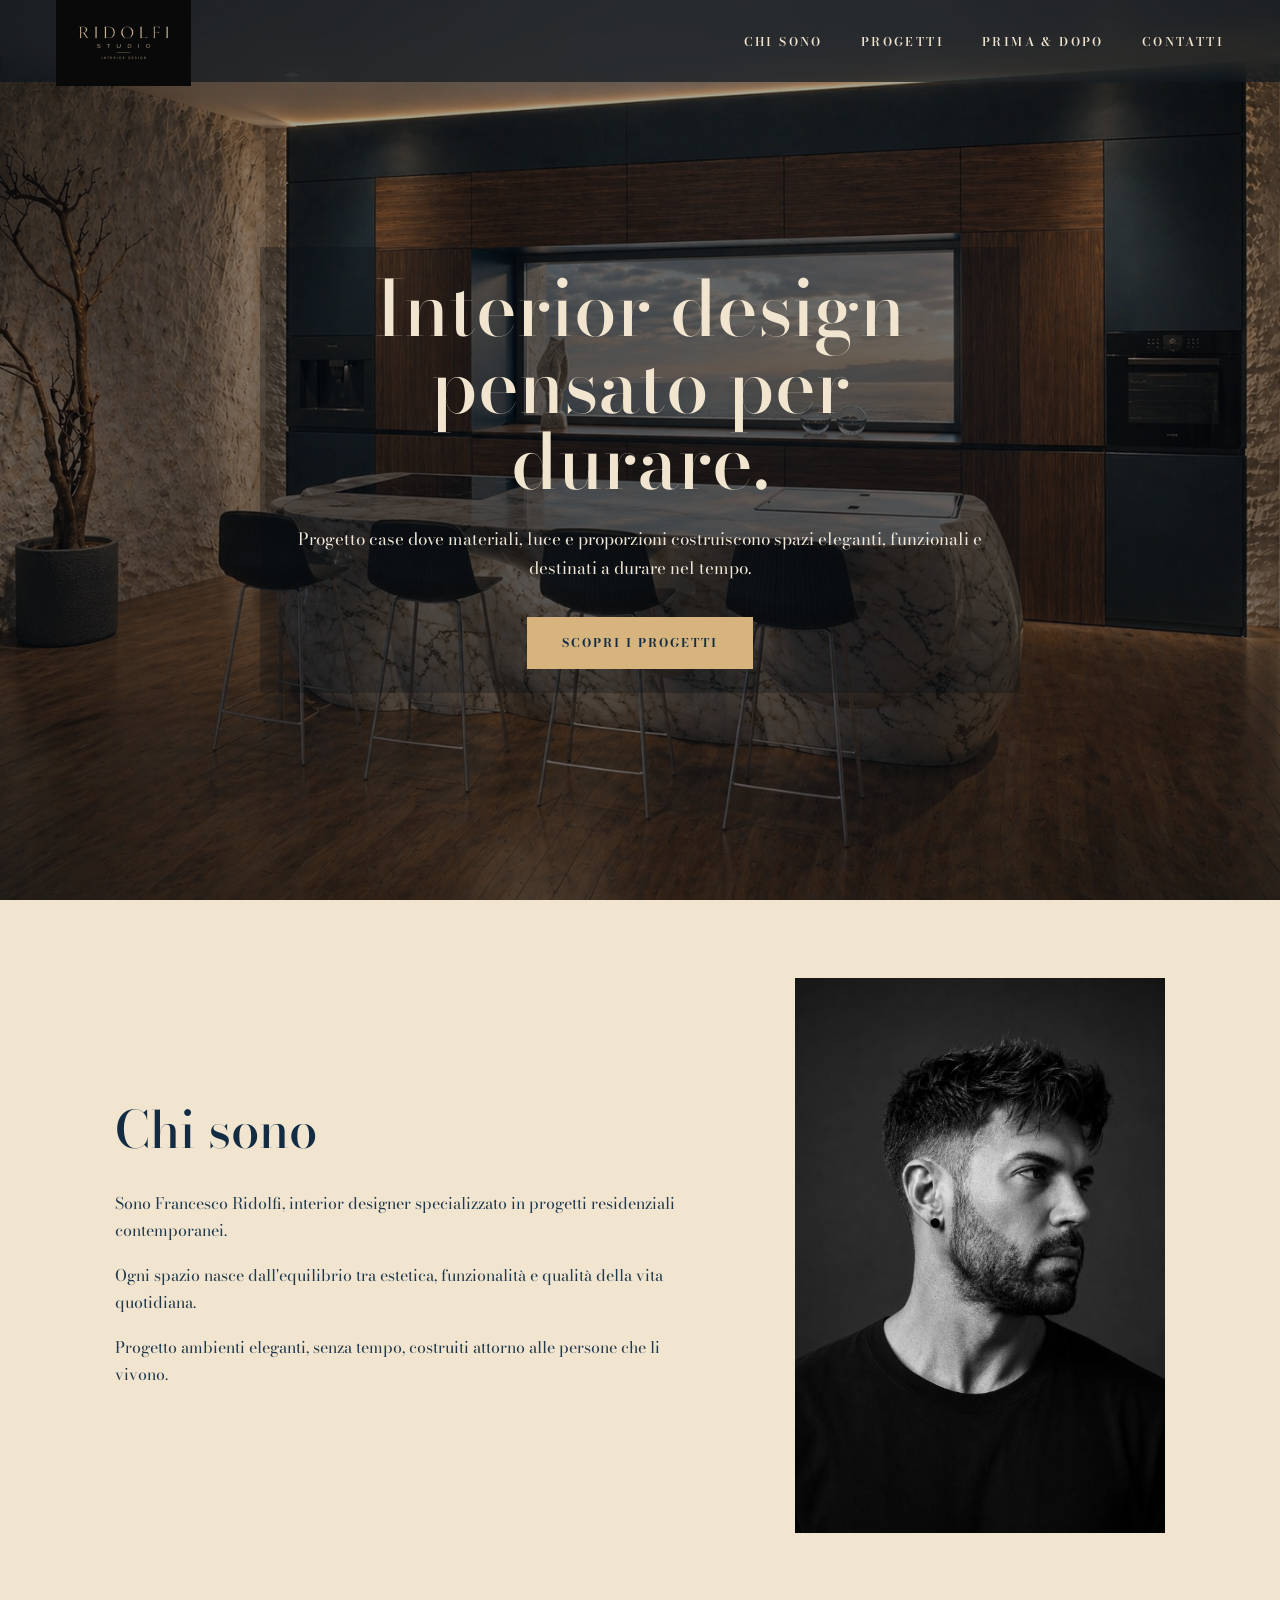
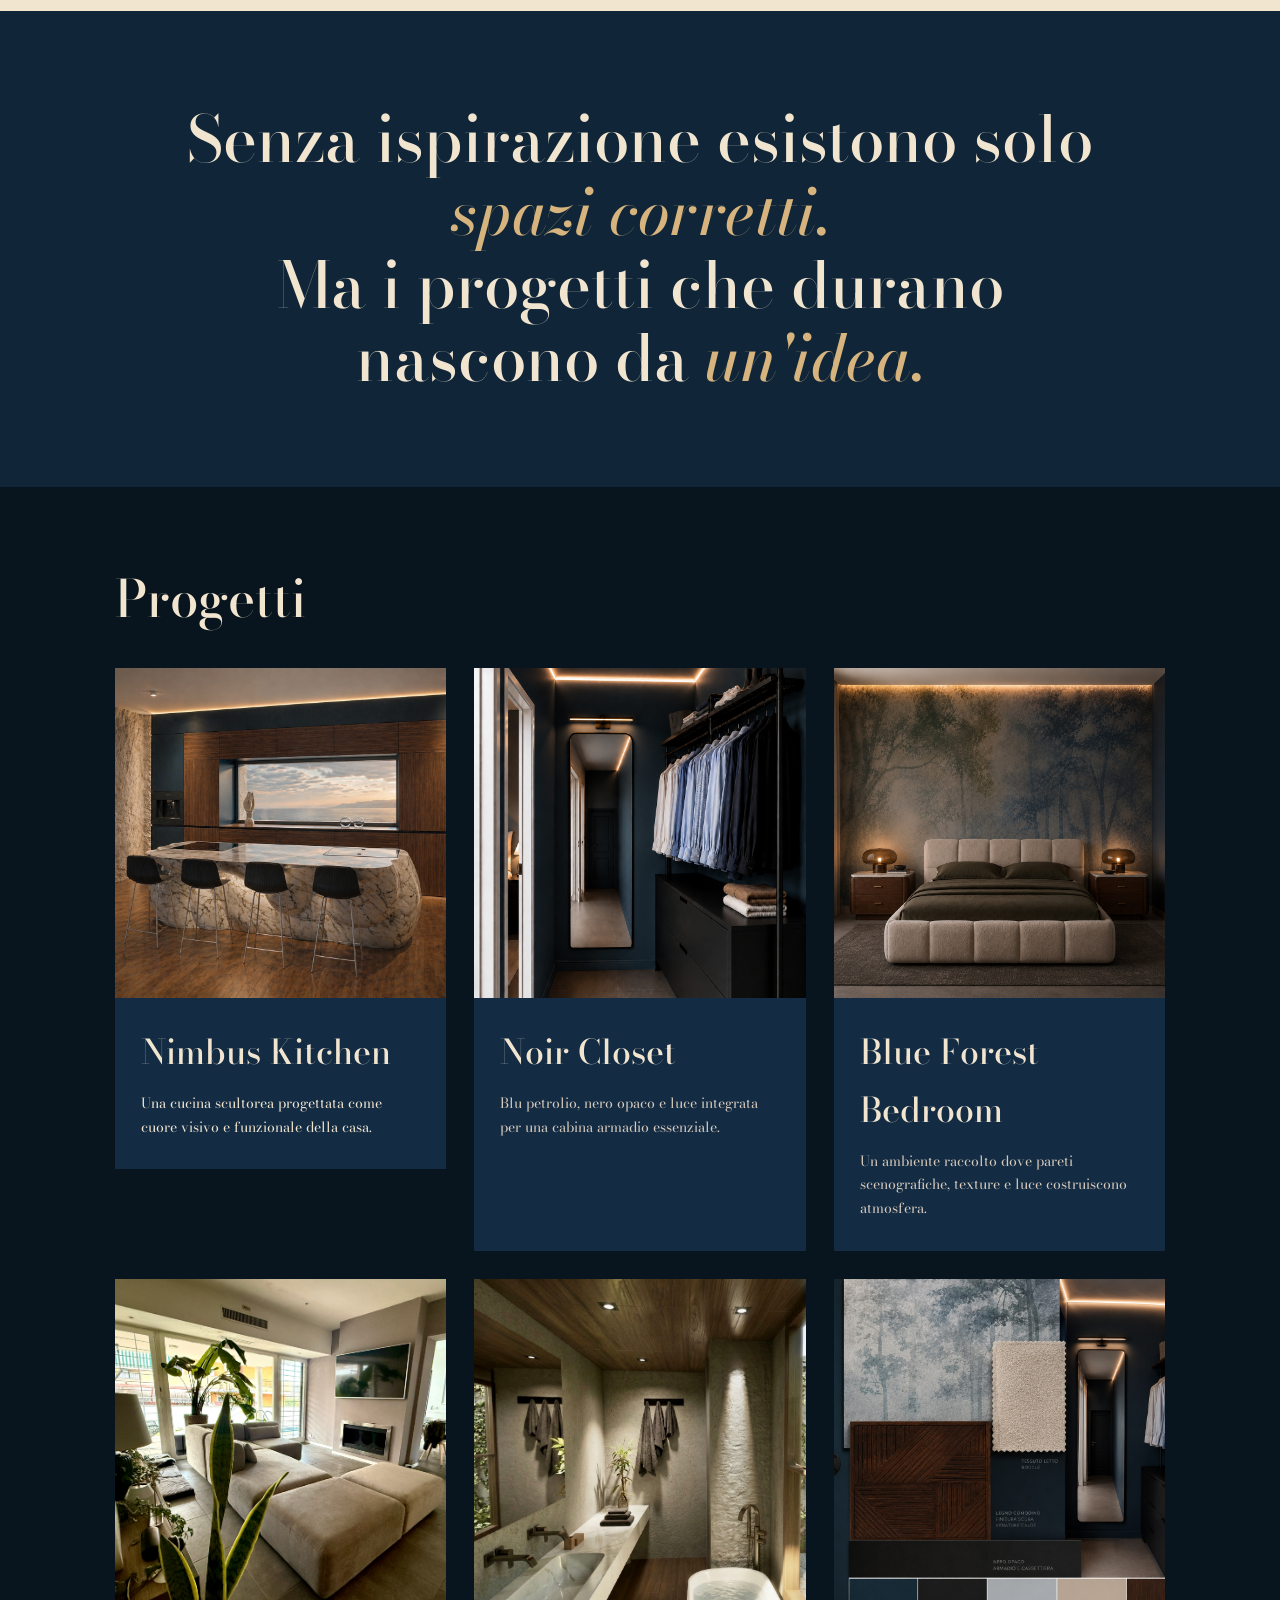
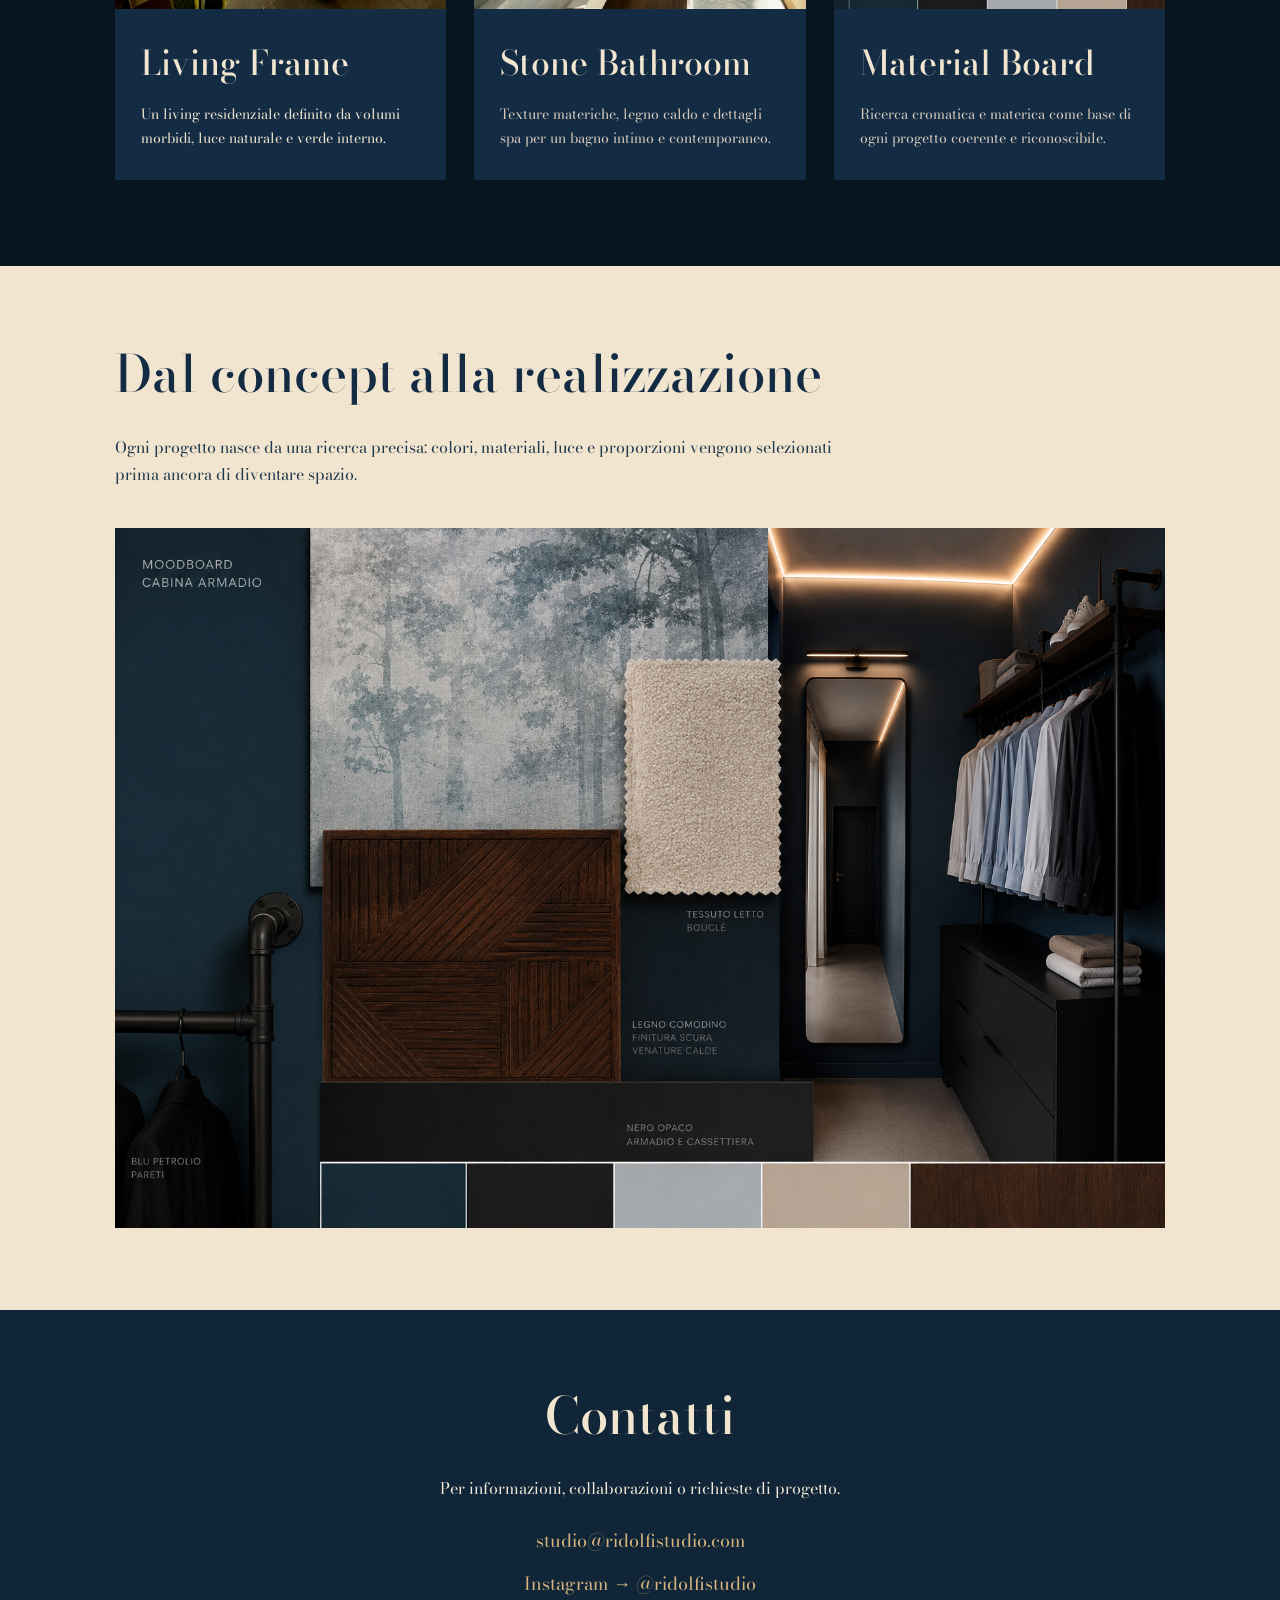
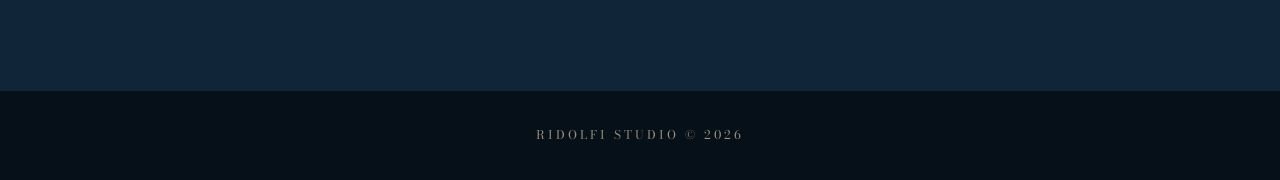
<file: index.html>
<!DOCTYPE html>
<html lang="it">
<head>
  <meta charset="UTF-8">
  <meta name="viewport" content="width=device-width, initial-scale=1.0">

  <!-- Titolo e descrizione Google -->
  <title>Ridolfi Studio | Interior Design</title>
  <meta
  name="description"
  content="Studio di interior design con sede a Roma. Progetti residenziali contemporanei in tutta Italia, sviluppati attraverso materiali, luce e proporzioni."
  >

  <!-- URL ufficiale della home -->
  <link rel="canonical" href="https://ridolfistudio.com/">

  <!-- Verifica Google Search Console: non rimuovere -->
  <meta
    name="google-site-verification"
    content="ofzW0wXj-B0YPLvNOs2rNHxfVKGYMsF7VSMit0FB9S4"
  >

  <!-- Icone -->
  <link rel="icon" type="image/png" sizes="32x32" href="/favicon.png">
<link rel="icon" type="image/png" sizes="192x192" href="/favicon.png">
  <link rel="apple-touch-icon" sizes="180x180" href="/apple-touch-icon.png">
  <meta name="theme-color" content="#000000">

  <!-- Anteprima WhatsApp, Facebook e LinkedIn -->
  <meta property="og:type" content="website">
  <meta property="og:locale" content="it_IT">
  <meta property="og:site_name" content="Ridolfi Studio">
  <meta property="og:title" content="Ridolfi Studio | Interior Design">
  <meta
  property="og:description"
  content="Studio di interior design con sede a Roma. Progetti residenziali contemporanei in tutta Italia, sviluppati attraverso materiali, luce e proporzioni."
  >
  <meta property="og:url" content="https://ridolfistudio.com/">
<meta property="og:image" content="https://ridolfistudio.com/og-image-v2.png">
<meta property="og:image:secure_url" content="https://ridolfistudio.com/og-image-v2.png">
<meta property="og:image:type" content="image/png">
<meta property="og:image:width" content="1200">
<meta property="og:image:height" content="630">
<meta property="og:image:alt" content="Camera da letto progettata da Ridolfi Studio">

  <!-- Font e stile -->
  <link rel="preconnect" href="https://fonts.googleapis.com">
  <link rel="preconnect" href="https://fonts.gstatic.com" crossorigin>
  <link
    href="https://fonts.googleapis.com/css2?family=Bodoni+Moda:wght@400;500;600&family=Manrope:wght@300;400;500;600&display=swap"
    rel="stylesheet"
  >
  <link rel="stylesheet" href="style.css">

  <!-- Dati strutturati -->
  <script type="application/ld+json">
  {
    "@context": "https://schema.org",
    "@graph": [
      {
        "@type": "WebSite",
        "@id": "https://ridolfistudio.com/#website",
        "url": "https://ridolfistudio.com/",
        "name": "Ridolfi Studio",
        "alternateName": "Ridolfi Studio Interior Design",
        "inLanguage": "it-IT",
        "publisher": {
          "@id": "https://ridolfistudio.com/#business"
        }
      },
      {
        "@type": "LocalBusiness",
        "@id": "https://ridolfistudio.com/#business",
        "name": "Ridolfi Studio",
        "alternateName": "Ridolfi Studio Interior Design",
        "url": "https://ridolfistudio.com/",
        "logo": {
          "@type": "ImageObject",
          "url": "https://ridolfistudio.com/logo-ridolfi.PNG"
        },
        "image": "https://ridolfistudio.com/logo-ridolfi.PNG",
        "description": "Studio di interior design con sede a Roma. Progetti residenziali contemporanei in tutta Italia.",
        "telephone": "+39 333 495 8090",
        "email": "francesco@ridolfistudio.com",
        "priceRange": "€€",
        "hasMap": "https://share.google/CUcMhBYtd4QWlwSop",
        "address": {
          "@type": "PostalAddress",
          "streetAddress": "Via Padre Mariano Colagrossi",
          "postalCode": "00124",
          "addressLocality": "Roma",
          "addressRegion": "RM",
          "addressCountry": "IT"
        },
        "areaServed": {
          "@type": "City",
          "name": "Roma"
        },
        "founder": {
          "@id": "https://ridolfistudio.com/#francesco-ridolfi"
        },
        "sameAs": [
          "https://share.google/CUcMhBYtd4QWlwSop",
          "https://www.instagram.com/just.francesco"
        ]
      },
      {
        "@type": "Person",
        "@id": "https://ridolfistudio.com/#francesco-ridolfi",
        "name": "Francesco Ridolfi",
        "jobTitle": "Interior Designer",
        "url": "https://ridolfistudio.com/",
        "worksFor": {
          "@id": "https://ridolfistudio.com/#business"
        }
      }
    ]
  }
  </script>
</head>
<body>

<header class="site-header">
  <a href="#top" class="logo-link">
    <img src="logo-ridolfi.PNG" alt="Ridolfi Studio" class="site-logo">
  </a>

  <nav class="site-nav">
  <a href="#about">Chi sono</a>
  <a href="#projects">Progetti</a>
  <a href="prima-dopo.html">Prima & Dopo</a>
  <a href="#contact">Contatti</a>
</nav>
</header>

<main id="top">

  <section class="hero">
    <div class="hero-content">
      <h1>Interior design pensato per durare.</h1>
      <p>Progetto case dove materiali, luce e proporzioni costruiscono spazi eleganti, funzionali e destinati a durare nel tempo.</p>
      <a href="#projects" class="btn">Scopri i progetti</a>
    </div>
  </section>

  <section id="about" class="about-section">
    <div class="about">
      <div class="about-text">
        <h2>Chi sono</h2>
        <p>Sono Francesco Ridolfi, interior designer specializzato in progetti residenziali contemporanei.</p>
        <p>Ogni spazio nasce dall'equilibrio tra estetica, funzionalità e qualità della vita quotidiana.</p>
        <p>Progetto ambienti eleganti, senza tempo, costruiti attorno alle persone che li vivono.</p>
      </div>

      <div class="about-image">
        <img src="francesco-ridolfi.PNG" alt="Francesco Ridolfi Interior Designer">
      </div>
    </div>
  </section>

  <section class="manifesto">
  <h2>
    Senza ispirazione esistono solo <span>spazi corretti.</span><br>
    Ma i progetti che durano nascono da <span>un'idea.</span>
  </h2>
</section>

  <section id="projects" class="projects-section">
    <div class="section-heading">
      <h2>Progetti</h2>
    </div>

    <div class="projects-grid">

      <a href="nimbus-kitchen.html" class="project-link">
  <article class="project-card">
      <img src="nimbus-kitchen.png" alt="Nimbus Kitchen">
      <div>
          <h3>Nimbus Kitchen</h3>
          <p>Una cucina scultorea progettata come cuore visivo e funzionale della casa.</p>
      </div>
  </article>
</a>

      <article class="project-card">
        <img src="noir-closet.png" alt="Noir Closet">
        <div>
          <h3>Noir Closet</h3>
          <p>Blu petrolio, nero opaco e luce integrata per una cabina armadio essenziale.</p>
        </div>
      </article>

      <article class="project-card">
        <img src="blue-forest-bedroom.png" alt="Blue Forest Bedroom">
        <div>
          <h3>Blue Forest Bedroom</h3>
          <p>Un ambiente raccolto dove pareti scenografiche, texture e luce costruiscono atmosfera.</p>
        </div>
      </article>

    <a href="living-frame.html" class="project-link">

  <article class="project-card">
    <img src="living-frame.JPG" alt="Living Frame">

    <div>
      <h3>Living Frame</h3>
      <p>Un living residenziale definito da volumi morbidi, luce naturale e verde interno.</p>
    </div>
  </article>

</a>

      <article class="project-card">
        <img src="stone-bedroom.jpeg" alt="Stone Bathroom">
        <div>
          <h3>Stone Bathroom</h3>
          <p>Texture materiche, legno caldo e dettagli spa per un bagno intimo e contemporaneo.</p>
        </div>
      </article>

      <article class="project-card">
        <img src="mood-board.png" alt="Material Board">
        <div>
          <h3>Material Board</h3>
          <p>Ricerca cromatica e materica come base di ogni progetto coerente e riconoscibile.</p>
        </div>
      </article>

    </div>
  </section>

  <section class="moodboard-section">
    <div class="moodboard-content">
      <h2>Dal concept alla realizzazione</h2>
      <p>Ogni progetto nasce da una ricerca precisa: colori, materiali, luce e proporzioni vengono selezionati prima ancora di diventare spazio.</p>
      <img src="mood-board.png" alt="Moodboard Ridolfi Studio">
    </div>
  </section>

  <section id="contact" class="contact-section">
    <h2>Contatti</h2>
    <p>Per informazioni, collaborazioni o richieste di progetto.</p>
    <a href="mailto:studio@ridolfistudio.com">
studio@ridolfistudio.com
</a>

<a href="https://instagram.com/ridolfistudio" target="_blank">
Instagram → @ridolfistudio
</a>
  </section>

</main>

<footer>
  RIDOLFI STUDIO © 2026
</footer>

</body>
</html>
</file>
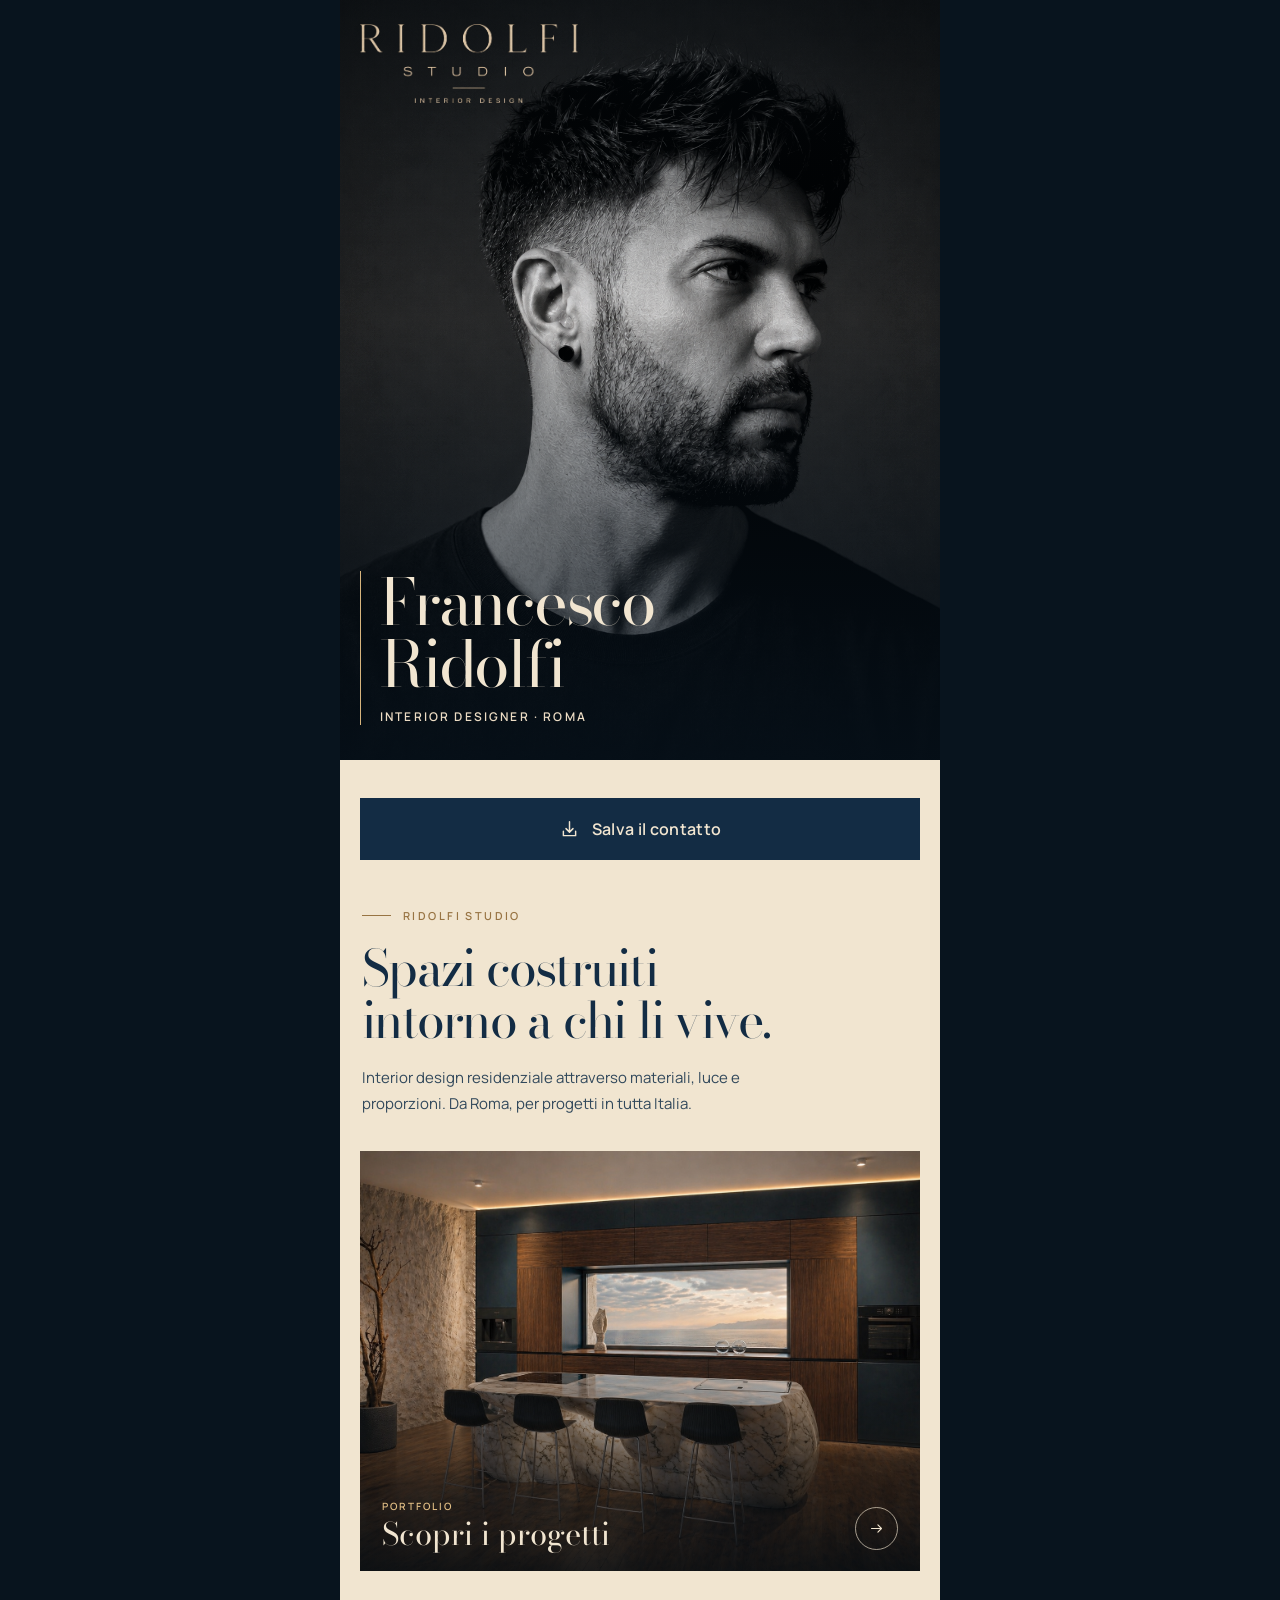
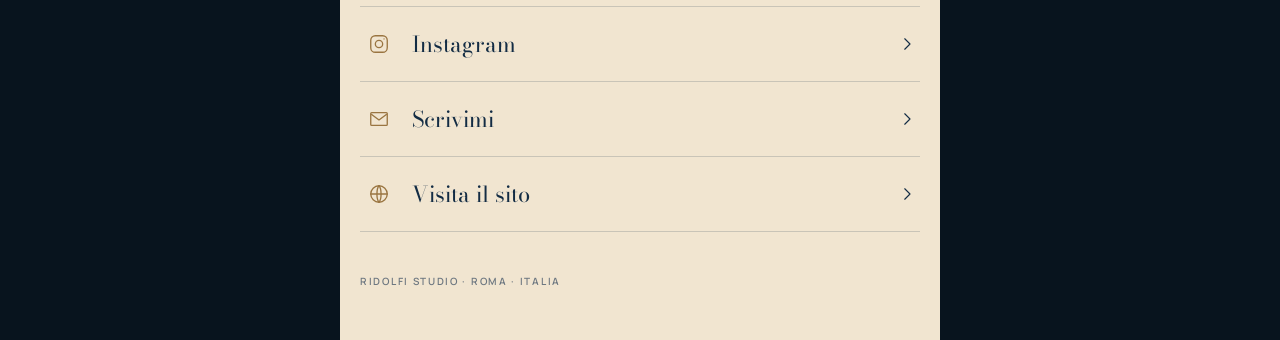
<file: card/index.html>
<!doctype html>
<html lang="it">
<head>
  <meta charset="utf-8">
  <meta name="viewport" content="width=device-width, initial-scale=1">
  <meta name="theme-color" content="#0b1823">
  <meta name="description" content="Francesco Ridolfi, interior designer a Roma. Contatti e progetti di Ridolfi Studio.">
  <link rel="canonical" href="https://ridolfistudio.com/card/">
  <link rel="preconnect" href="https://fonts.googleapis.com">
  <link rel="preconnect" href="https://fonts.gstatic.com" crossorigin>
  <link href="https://fonts.googleapis.com/css2?family=Bodoni+Moda:opsz,wght@6..96,400;6..96,500&family=Manrope:wght@400;500;600&display=swap" rel="stylesheet">
  <link rel="icon" href="../favicon.png">
  <title>Francesco Ridolfi · Ridolfi Studio</title>
  <style>
    :root { --navy:#132c44; --ink:#08141e; --ivory:#f1e5d0; --gold:#d7b47d; --line:rgba(19,44,68,.18); }
    * { box-sizing:border-box; }
    html { background:var(--ink); scroll-behavior:smooth; }
    body { max-width:600px; margin:0 auto; color:var(--navy); background:var(--ivory); font-family:Manrope,Arial,sans-serif; }
    a { color:inherit; }
    .hero { position:relative; min-height:68svh; overflow:hidden; color:var(--ivory); background:var(--ink); isolation:isolate; }
    .hero::before { content:""; position:absolute; inset:0; z-index:-2; background:url("../francesco-ridolfi.PNG") center 31%/cover no-repeat; filter:contrast(1.04); transform:scale(1.015); }
    .hero::after { content:""; position:absolute; inset:0; z-index:-1; background:linear-gradient(180deg,rgba(4,10,15,.54) 0%,rgba(6,16,25,.08) 42%,rgba(6,16,25,.9) 100%); }
    .hero-inner { width:min(100% - 40px,560px); min-height:68svh; margin:auto; padding:24px 0 35px; display:flex; flex-direction:column; justify-content:space-between; }
    .brand { display:block; width:218px; height:auto; }
    .hero-copy { border-left:1px solid var(--gold); padding-left:19px; }
    .hero h1 { margin:0; font:400 clamp(42px,12vw,64px)/.98 "Bodoni Moda",Georgia,serif; letter-spacing:-.035em; }
    .hero p { margin:12px 0 0; color:#ecdcc4; font-size:12px; font-weight:600; letter-spacing:.18em; text-transform:uppercase; }
    .content { width:min(100% - 40px,560px); margin:auto; padding:30px 0 52px; }
    .save { min-height:62px; display:flex; align-items:center; justify-content:center; gap:12px; color:var(--ivory); background:var(--navy); text-decoration:none; font-weight:600; letter-spacing:.02em; transition:transform .18s ease,background .18s ease; }
    .save:hover { background:var(--ink); transform:translateY(-2px); }
    .save svg { width:21px; height:21px; fill:none; stroke:currentColor; stroke-width:1.65; stroke-linecap:round; stroke-linejoin:round; }
    .intro { padding:48px 2px 34px; }
    .eyebrow { display:flex; align-items:center; gap:12px; margin:0 0 20px; color:#987443; font-size:11px; font-weight:600; letter-spacing:.22em; text-transform:uppercase; }
    .eyebrow::before { content:""; width:29px; height:1px; background:currentColor; }
    .intro h2 { max-width:430px; margin:0; font:400 clamp(35px,9.5vw,50px)/1.03 "Bodoni Moda",Georgia,serif; letter-spacing:-.035em; }
    .intro p:last-child { max-width:455px; margin:19px 0 0; color:#31485b; font-size:15px; line-height:1.72; }
    .project { position:relative; display:block; aspect-ratio:4/3; overflow:hidden; color:var(--ivory); text-decoration:none; background:var(--ink); }
    .project img { width:100%; height:100%; object-fit:cover; display:block; transition:transform .45s ease; }
    .project::after { content:""; position:absolute; inset:0; background:linear-gradient(180deg,transparent 42%,rgba(4,11,17,.86)); }
    .project:hover img { transform:scale(1.025); }
    .project-copy { position:absolute; z-index:1; left:22px; right:22px; bottom:21px; display:flex; align-items:end; justify-content:space-between; gap:20px; }
    .project small { display:block; margin-bottom:5px; color:#e0bd84; font-size:10px; font-weight:600; letter-spacing:.2em; text-transform:uppercase; }
    .project strong { font:400 31px/1 "Bodoni Moda",Georgia,serif; }
    .round-icon { flex:none; width:43px; height:43px; display:grid; place-items:center; border:1px solid rgba(241,229,208,.65); border-radius:50%; }
    .round-icon svg { width:17px; height:17px; fill:none; stroke:currentColor; stroke-width:1.6; stroke-linecap:round; stroke-linejoin:round; }
    .links { margin-top:35px; border-top:1px solid var(--line); }
    .link { min-height:75px; display:grid; grid-template-columns:38px 1fr 22px; align-items:center; gap:14px; border-bottom:1px solid var(--line); text-decoration:none; }
    .link-icon { width:38px; height:38px; display:grid; place-items:center; color:#9a7541; }
    .link-icon svg { width:22px; height:22px; fill:none; stroke:currentColor; stroke-width:1.45; stroke-linecap:round; stroke-linejoin:round; }
    .link span { font:400 22px/1.1 "Bodoni Moda",Georgia,serif; }
    .chevron { width:18px; height:18px; fill:none; stroke:var(--navy); stroke-width:1.5; stroke-linecap:round; stroke-linejoin:round; transition:transform .18s ease; }
    .link:hover .chevron { transform:translateX(3px); }
    footer { padding-top:42px; color:#6d7780; font-size:10px; font-weight:600; letter-spacing:.17em; text-transform:uppercase; }
    .save:focus-visible,.project:focus-visible,.link:focus-visible { outline:2px solid var(--gold); outline-offset:4px; }
    @media(min-width:760px) { .hero,.hero-inner { min-height:760px; } .hero::before { background-size:cover; } .content { padding-top:38px; } }
    @media(prefers-reduced-motion:reduce) { * { scroll-behavior:auto!important; transition:none!important; } }
  </style>
</head>
<body>
  <header class="hero">
    <div class="hero-inner">
      <img class="brand" src="brand-mark.png" alt="Ridolfi Studio Interior Design">
      <div class="hero-copy">
        <h1>Francesco<br>Ridolfi</h1>
        <p>Interior designer · Roma</p>
      </div>
    </div>
  </header>

  <main class="content">
    <a class="save" href="francesco-ridolfi.vcf" download="Francesco Ridolfi.vcf">
      <svg viewBox="0 0 24 24" aria-hidden="true"><path d="M12 3v12m0 0 4-4m-4 4-4-4"/><path d="M5 14v5h14v-5"/></svg>
      <span>Salva il contatto</span>
    </a>

    <section class="intro">
      <p class="eyebrow">Ridolfi Studio</p>
      <h2>Spazi costruiti intorno a chi li vive.</h2>
      <p>Interior design residenziale attraverso materiali, luce e proporzioni. Da Roma, per progetti in tutta Italia.</p>
    </section>

    <a class="project" href="https://ridolfistudio.com/#projects" aria-label="Scopri i progetti di Ridolfi Studio">
      <img src="../nimbus-kitchen.png" alt="Nimbus Kitchen, progetto di Ridolfi Studio">
      <div class="project-copy">
        <div><small>Portfolio</small><strong>Scopri i progetti</strong></div>
        <span class="round-icon" aria-hidden="true"><svg viewBox="0 0 24 24"><path d="M5 12h14m-5-5 5 5-5 5"/></svg></span>
      </div>
    </a>

    <nav class="links" aria-label="Contatti e collegamenti">
      <a class="link" href="https://www.instagram.com/ridolfistudio/">
        <i class="link-icon" aria-hidden="true"><svg viewBox="0 0 24 24"><rect x="3" y="3" width="18" height="18" rx="5"/><circle cx="12" cy="12" r="4"/><circle cx="17.5" cy="6.5" r=".7" fill="currentColor" stroke="none"/></svg></i>
        <span>Instagram</span>
        <svg class="chevron" viewBox="0 0 24 24" aria-hidden="true"><path d="m9 5 7 7-7 7"/></svg>
      </a>
      <a class="link" href="mailto:studio@ridolfistudio.com">
        <i class="link-icon" aria-hidden="true"><svg viewBox="0 0 24 24"><rect x="3" y="5" width="18" height="14" rx="1"/><path d="m4 7 8 6 8-6"/></svg></i>
        <span>Scrivimi</span>
        <svg class="chevron" viewBox="0 0 24 24" aria-hidden="true"><path d="m9 5 7 7-7 7"/></svg>
      </a>
      <a class="link" href="https://ridolfistudio.com/">
        <i class="link-icon" aria-hidden="true"><svg viewBox="0 0 24 24"><circle cx="12" cy="12" r="9"/><path d="M3 12h18M12 3c3 3.2 3 14.8 0 18M12 3c-3 3.2-3 14.8 0 18"/></svg></i>
        <span>Visita il sito</span>
        <svg class="chevron" viewBox="0 0 24 24" aria-hidden="true"><path d="m9 5 7 7-7 7"/></svg>
      </a>
    </nav>

    <footer>Ridolfi Studio · Roma · Italia</footer>
  </main>
</body>
</html>
</file>
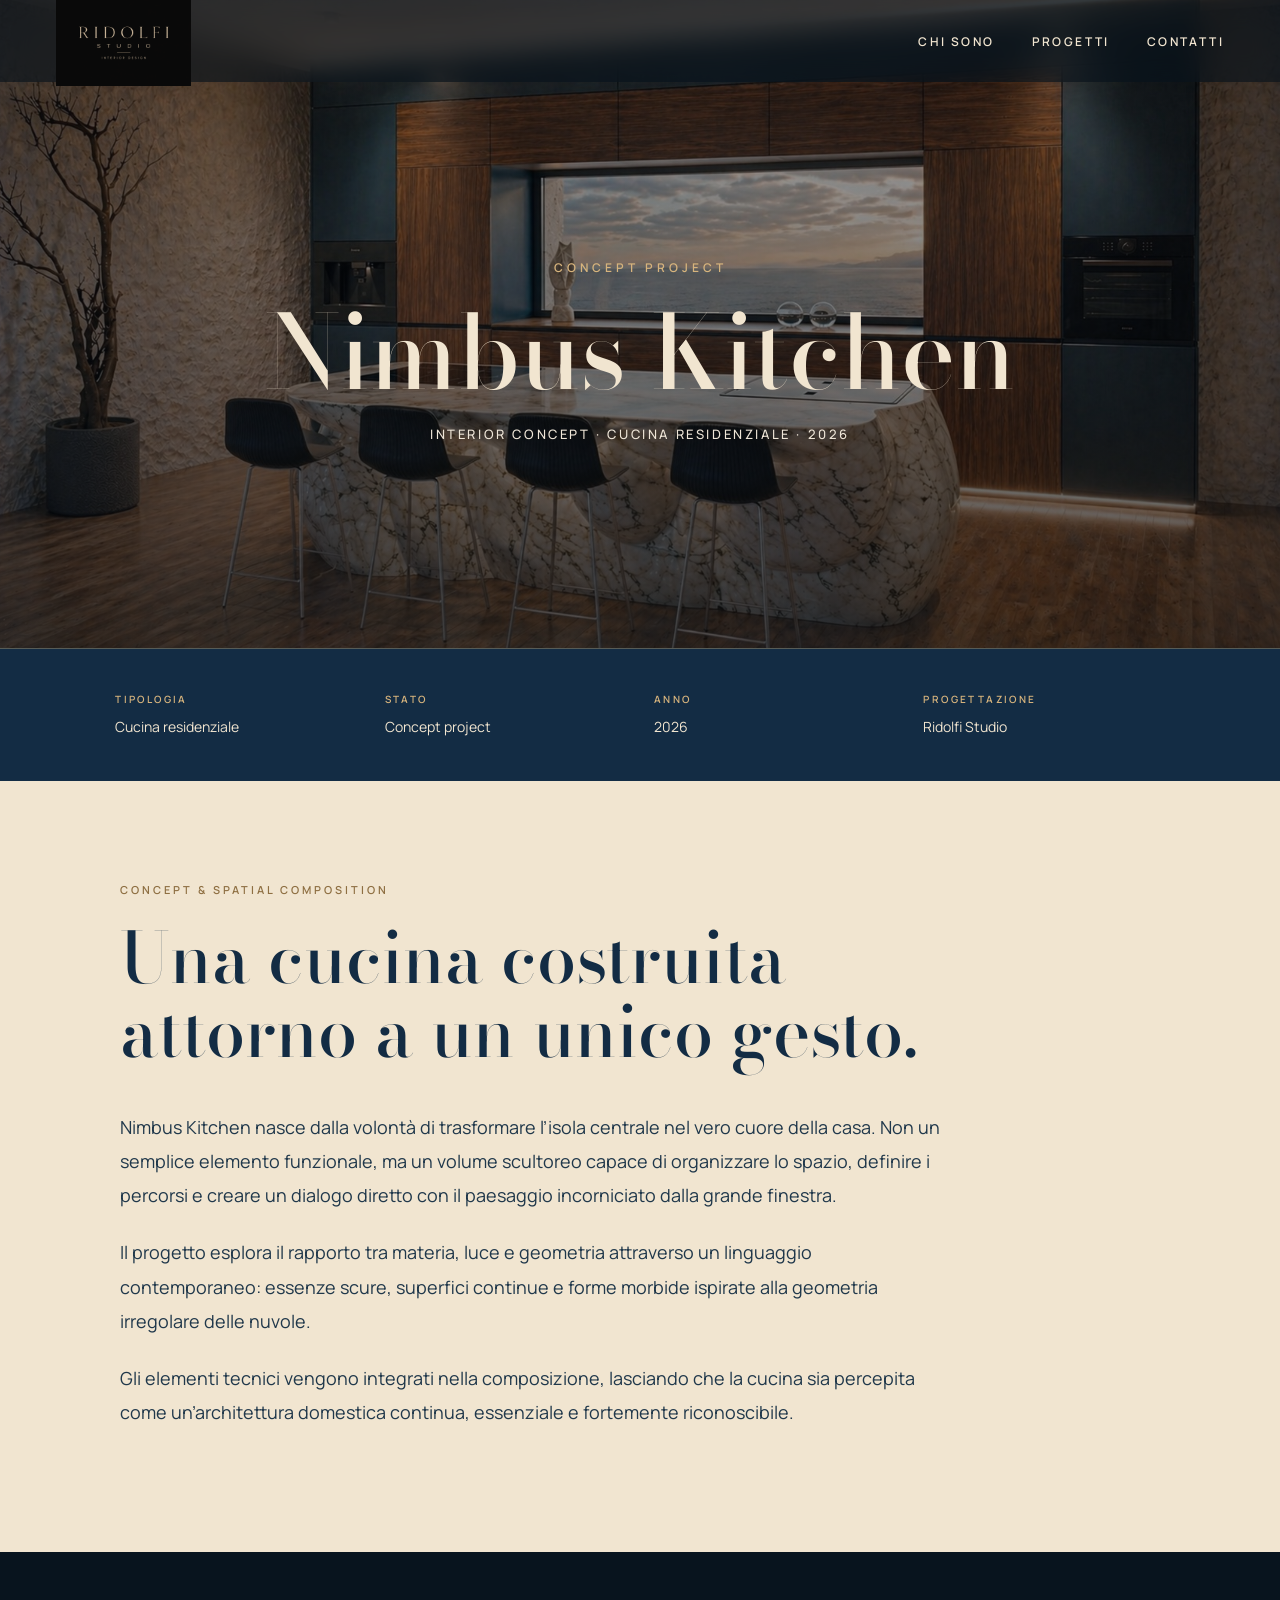
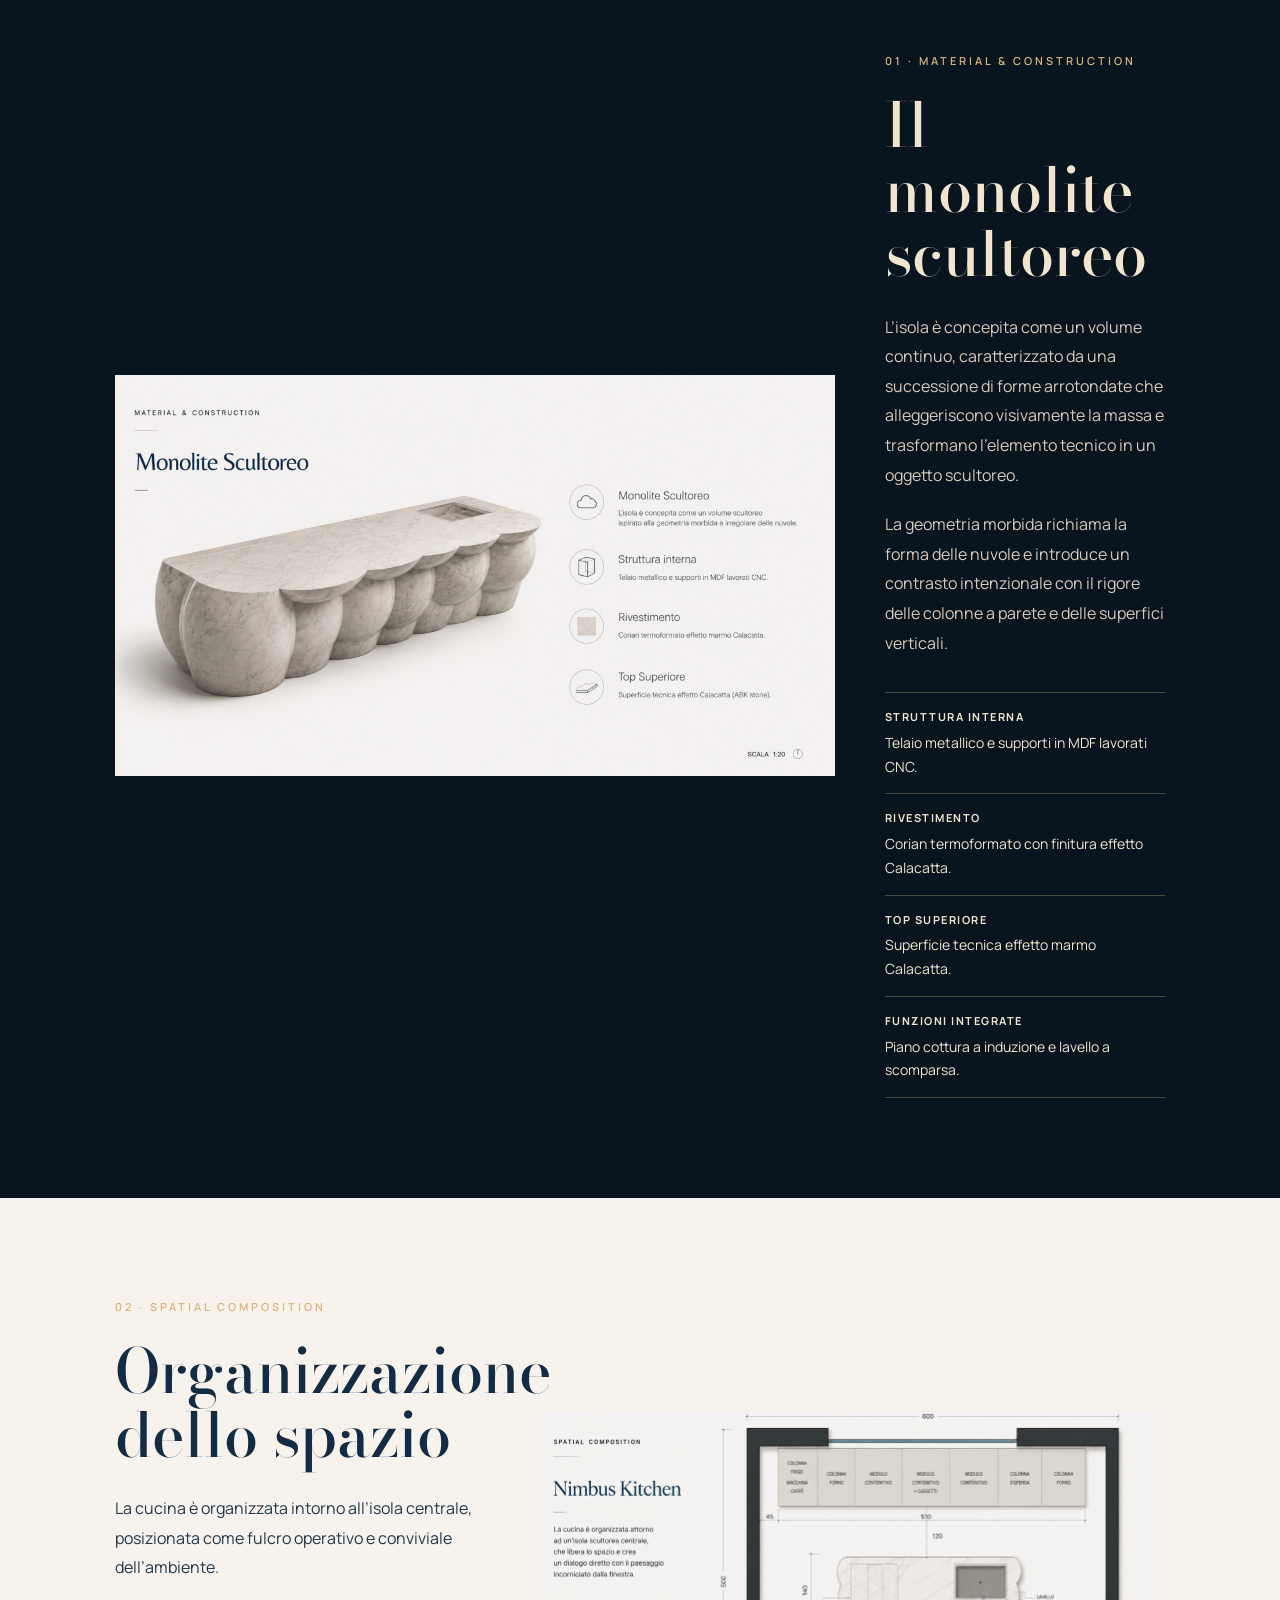
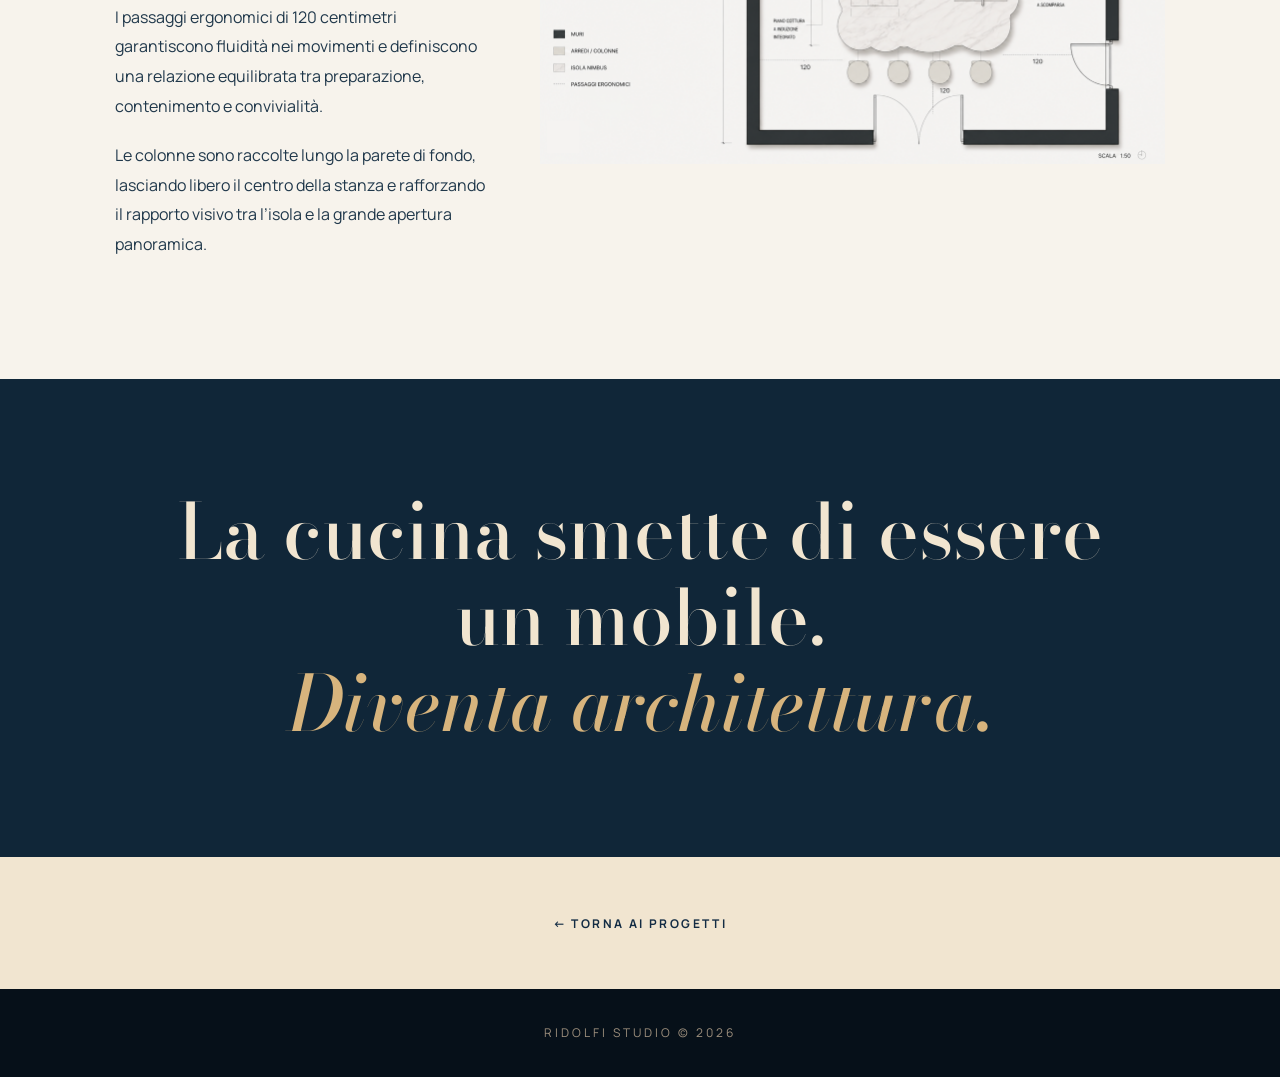
<file: nimbus-kitchen.html>
<!DOCTYPE html>
<html lang="it">
<head>
  <meta charset="UTF-8">
  <meta name="viewport" content="width=device-width, initial-scale=1.0">

  <title>Nimbus Kitchen | Ridolfi Studio</title>

  <meta
    name="description"
    content="Nimbus Kitchen è un concept di cucina contemporanea sviluppato da Ridolfi Studio attorno a un'isola centrale scultorea."
  >

  <link
    href="https://fonts.googleapis.com/css2?family=Bodoni+Moda:wght@400;500;600&family=Manrope:wght@300;400;500;600&display=swap"
    rel="stylesheet"
  >

  <link rel="stylesheet" href="style.css">

  <style>
    :root {
      --blue: #132C44;
      --blue-dark: #08141E;
      --blue-medium: #102638;
      --beige: #F1E5D0;
      --gold: #D7B47D;
      --body-dark: #20384B;
      --white-soft: #EFE6D8;
    }

    * {
      box-sizing: border-box;
    }

    body {
      margin: 0;
      background: var(--blue-dark);
      color: var(--beige);
      font-family: "Manrope", sans-serif;
      line-height: 1.7;
    }

    img {
      max-width: 100%;
    }

    /* HERO */

    .nimbus-hero {
      min-height: 72vh;
      display: flex;
      align-items: center;
      justify-content: center;
      padding: 130px 24px 80px;
      text-align: center;

      background-image:
        linear-gradient(
          rgba(5, 10, 15, 0.34),
          rgba(5, 10, 15, 0.68)
        ),
        url("nimbus-kitchen-hero.jpeg");

      background-size: cover;
      background-position: center;
    }

    .nimbus-hero-content {
      max-width: 1050px;
    }

    .project-label {
      display: inline-block;
      margin-bottom: 24px;
      color: var(--gold);
      font-size: 12px;
      font-weight: 600;
      letter-spacing: 4px;
      text-transform: uppercase;
    }

    .nimbus-hero h1 {
      margin: 0 0 20px;
      color: var(--beige);
      font-family: "Bodoni Moda", serif;
      font-size: clamp(58px, 8vw, 118px);
      font-weight: 500;
      line-height: 0.98;
    }

    .nimbus-hero p {
      margin: 0;
      color: var(--white-soft);
      font-size: 13px;
      font-weight: 500;
      letter-spacing: 2.6px;
      text-transform: uppercase;
    }

    /* INFORMAZIONI PROGETTO */

    .project-details {
      background: var(--blue);
      padding: 42px 9%;
      border-top: 1px solid rgba(215, 180, 125, 0.35);
    }

    .project-details-inner {
      max-width: 1180px;
      margin: 0 auto;
      display: grid;
      grid-template-columns: repeat(4, 1fr);
      gap: 28px;
    }

    .detail-item span {
      display: block;
    }

    .detail-label {
      margin-bottom: 7px;
      color: var(--gold);
      font-size: 10px;
      font-weight: 600;
      letter-spacing: 2.4px;
      text-transform: uppercase;
    }

    .detail-value {
      color: var(--beige);
      font-size: 14px;
    }

    /* INTRODUZIONE */

    .project-introduction {
      background: var(--beige);
      color: var(--blue);
      padding: 100px 9%;
    }

    .project-introduction-inner {
      max-width: 1040px;
      margin: 0 auto;
    }

    .section-kicker {
      margin-bottom: 22px;
      color: #8E6F42;
      font-size: 11px;
      font-weight: 600;
      letter-spacing: 3px;
      text-transform: uppercase;
    }

    .project-introduction h2 {
      max-width: 920px;
      margin: 0 0 42px;
      color: var(--blue);
      font-family: "Bodoni Moda", serif;
      font-size: clamp(44px, 5.5vw, 80px);
      font-weight: 500;
      line-height: 1.04;
    }

    .project-introduction p {
      max-width: 820px;
      margin: 0 0 23px;
      color: var(--body-dark);
      font-size: 18px;
      line-height: 1.9;
    }

    /* SEZIONI EDITORIALI */

    .editorial-section {
      padding: 100px 9%;
    }

    .editorial-section.dark {
      background: var(--blue-dark);
      color: var(--beige);
    }

    .editorial-section.light {
      background: #F7F3EC;
      color: var(--blue);
    }

    .editorial-grid {
      max-width: 1280px;
      margin: 0 auto;
      display: grid;
      grid-template-columns: minmax(0, 1.45fr) minmax(280px, 0.55fr);
      gap: 50px;
      align-items: center;
    }

    .editorial-grid.reverse {
  grid-template-columns: minmax(300px, 0.75fr) minmax(0, 1.25fr);
}
.editorial-grid.reverse .editorial-copy,
.editorial-grid.reverse .editorial-image {
  min-width: 0;
}

.editorial-grid.reverse .editorial-image img {
  width: 100%;
  height: auto;
  object-fit: contain;
}
    .editorial-image img {
      width: 100%;
      display: block;
      object-fit: cover;
    }

    .editorial-copy h2 {
      margin: 0 0 26px;
      font-family: "Bodoni Moda", serif;
      font-size: clamp(42px, 4.8vw, 70px);
      font-weight: 500;
      line-height: 1.05;
    }

    .editorial-section.dark .editorial-copy h2 {
      color: var(--beige);
    }

    .editorial-section.light .editorial-copy h2 {
      color: var(--blue);
    }

    .editorial-copy p {
      margin: 0 0 20px;
      font-size: 16px;
      line-height: 1.85;
    }

    .editorial-section.dark .editorial-copy p {
      color: #D8CABC;
    }

    .editorial-section.light .editorial-copy p {
      color: var(--body-dark);
    }

    .editorial-number {
      display: block;
      margin-bottom: 22px;
      color: var(--gold);
      font-size: 11px;
      font-weight: 600;
      letter-spacing: 3px;
      text-transform: uppercase;
    }

    /* DATI TECNICI */

    .technical-points {
      margin-top: 34px;
      padding: 0;
      list-style: none;
    }

    .technical-points li {
      padding: 15px 0;
      border-top: 1px solid rgba(215, 180, 125, 0.32);
      font-size: 14px;
    }

    .technical-points li:last-child {
      border-bottom: 1px solid rgba(215, 180, 125, 0.32);
    }

    .technical-points strong {
      display: block;
      margin-bottom: 4px;
      color: var(--beige);
      font-size: 11px;
      letter-spacing: 1.5px;
      text-transform: uppercase;
    }

    /* MANIFESTO FINALE */

    .project-manifesto {
      background: var(--blue-medium);
      padding: 110px 9%;
      text-align: center;
    }

    .project-manifesto h2 {
      max-width: 980px;
      margin: 0 auto;
      color: var(--beige);
      font-family: "Bodoni Moda", serif;
      font-size: clamp(44px, 6vw, 84px);
      font-weight: 500;
      line-height: 1.12;
    }

    .project-manifesto span {
      color: var(--gold);
      font-style: italic;
    }

    /* LINK INDIETRO */

    .back-projects {
      background: var(--beige);
      padding: 52px 9%;
      text-align: center;
    }

    .back-projects a {
      color: var(--blue);
      font-size: 12px;
      font-weight: 700;
      letter-spacing: 2.4px;
      text-decoration: none;
      text-transform: uppercase;
    }

    .back-projects a:hover {
      color: #8E6F42;
    }

    /* MOBILE */

    @media (max-width: 900px) {
      .nimbus-hero {
        min-height: 68vh;
        padding: 110px 24px 65px;
        background-position: center;
      }

      .nimbus-hero h1 {
        font-size: 54px;
      }

      .nimbus-hero p {
        font-size: 10px;
        line-height: 1.7;
        letter-spacing: 1.8px;
      }

      .project-label {
        font-size: 10px;
        letter-spacing: 3px;
      }

      .project-details {
        padding: 34px 7%;
      }

      .project-details-inner {
        grid-template-columns: repeat(2, 1fr);
        gap: 24px 18px;
      }

      .project-introduction {
        padding: 68px 7%;
      }

      .project-introduction h2 {
        font-size: 43px;
        margin-bottom: 30px;
      }

      .project-introduction p {
        font-size: 16px;
        line-height: 1.8;
      }

      .editorial-section {
        padding: 68px 7%;
      }

      .editorial-grid,
      .editorial-grid.reverse {
        grid-template-columns: 1fr;
        gap: 42px;
      }

      .editorial-grid.reverse .editorial-copy {
        order: 2;
      }

      .editorial-grid.reverse .editorial-image {
        order: 1;
      }

      .editorial-copy h2 {
        font-size: 42px;
      }

      .editorial-copy p {
        font-size: 15px;
      }

      .project-manifesto {
        padding: 78px 7%;
      }

      .project-manifesto h2 {
        font-size: 42px;
      }
    }

    @media (max-width: 520px) {
      .project-details-inner {
        grid-template-columns: 1fr;
      }
    }
  </style>
</head>

<body>

  <header class="site-header">
    <a href="index.html" class="logo-link">
      <img
        src="logo-ridolfi.PNG"
        alt="Ridolfi Studio"
        class="site-logo"
      >
    </a>

    <nav class="site-nav">
      <a href="index.html#about">Chi sono</a>
      <a href="index.html#projects">Progetti</a>
      <a href="index.html#contact">Contatti</a>
    </nav>
  </header>

  <main>

    <section class="nimbus-hero">
      <div class="nimbus-hero-content">
        <span class="project-label">Concept project</span>

        <h1>Nimbus Kitchen</h1>

        <p>
          Interior concept · Cucina residenziale · 2026
        </p>
      </div>
    </section>

    <section class="project-details">
      <div class="project-details-inner">

        <div class="detail-item">
          <span class="detail-label">Tipologia</span>
          <span class="detail-value">Cucina residenziale</span>
        </div>

        <div class="detail-item">
          <span class="detail-label">Stato</span>
          <span class="detail-value">Concept project</span>
        </div>

        <div class="detail-item">
          <span class="detail-label">Anno</span>
          <span class="detail-value">2026</span>
        </div>

        <div class="detail-item">
          <span class="detail-label">Progettazione</span>
          <span class="detail-value">Ridolfi Studio</span>
        </div>

      </div>
    </section>

    <section class="project-introduction">
      <div class="project-introduction-inner">

        <div class="section-kicker">
          Concept & spatial composition
        </div>

        <h2>
          Una cucina costruita attorno a un unico gesto.
        </h2>

        <p>
          Nimbus Kitchen nasce dalla volontà di trasformare l’isola centrale
          nel vero cuore della casa. Non un semplice elemento funzionale,
          ma un volume scultoreo capace di organizzare lo spazio, definire
          i percorsi e creare un dialogo diretto con il paesaggio incorniciato
          dalla grande finestra.
        </p>

        <p>
          Il progetto esplora il rapporto tra materia, luce e geometria
          attraverso un linguaggio contemporaneo: essenze scure, superfici
          continue e forme morbide ispirate alla geometria irregolare
          delle nuvole.
        </p>

        <p>
          Gli elementi tecnici vengono integrati nella composizione,
          lasciando che la cucina sia percepita come un’architettura
          domestica continua, essenziale e fortemente riconoscibile.
        </p>

      </div>
    </section>

    <section class="editorial-section dark">
      <div class="editorial-grid">

        <div class="editorial-image">
          <img
            src="nimbus-kitchen-material.jpeg"
            alt="Studio materico e costruttivo dell’isola Nimbus"
          >
        </div>

        <div class="editorial-copy">
          <span class="editorial-number">
            01 · Material & construction
          </span>

          <h2>
            Il monolite scultoreo
          </h2>

          <p>
            L’isola è concepita come un volume continuo, caratterizzato
            da una successione di forme arrotondate che alleggeriscono
            visivamente la massa e trasformano l’elemento tecnico in un
            oggetto scultoreo.
          </p>

          <p>
            La geometria morbida richiama la forma delle nuvole e introduce
            un contrasto intenzionale con il rigore delle colonne a parete
            e delle superfici verticali.
          </p>

          <ul class="technical-points">
            <li>
              <strong>Struttura interna</strong>
              Telaio metallico e supporti in MDF lavorati CNC.
            </li>

            <li>
              <strong>Rivestimento</strong>
              Corian termoformato con finitura effetto Calacatta.
            </li>

            <li>
              <strong>Top superiore</strong>
              Superficie tecnica effetto marmo Calacatta.
            </li>

            <li>
              <strong>Funzioni integrate</strong>
              Piano cottura a induzione e lavello a scomparsa.
            </li>
          </ul>
        </div>

      </div>
    </section>

    <section class="editorial-section light">
      <div class="editorial-grid reverse">

        <div class="editorial-copy">
          <span class="editorial-number">
            02 · Spatial composition
          </span>

          <h2>
            Organizzazione dello spazio
          </h2>

          <p>
            La cucina è organizzata intorno all’isola centrale, posizionata
            come fulcro operativo e conviviale dell’ambiente.
          </p>

          <p>
            I passaggi ergonomici di 120 centimetri garantiscono fluidità
            nei movimenti e definiscono una relazione equilibrata tra
            preparazione, contenimento e convivialità.
          </p>

          <p>
            Le colonne sono raccolte lungo la parete di fondo, lasciando
            libero il centro della stanza e rafforzando il rapporto visivo
            tra l’isola e la grande apertura panoramica.
          </p>
        </div>

        <div class="editorial-image">
          <img
            src="nimbus-kitchen-plan.jpeg"
            alt="Planimetria e organizzazione spaziale di Nimbus Kitchen"
          >
        </div>

      </div>
    </section>

    <section class="project-manifesto">
      <h2>
        La cucina smette di essere un mobile.<br>
        <span>Diventa architettura.</span>
      </h2>
    </section>

    <section class="back-projects">
      <a href="index.html#projects">
        ← Torna ai progetti
      </a>
    </section>

  </main>

  <footer>
    RIDOLFI STUDIO © 2026
  </footer>

</body>
</html>
</file>
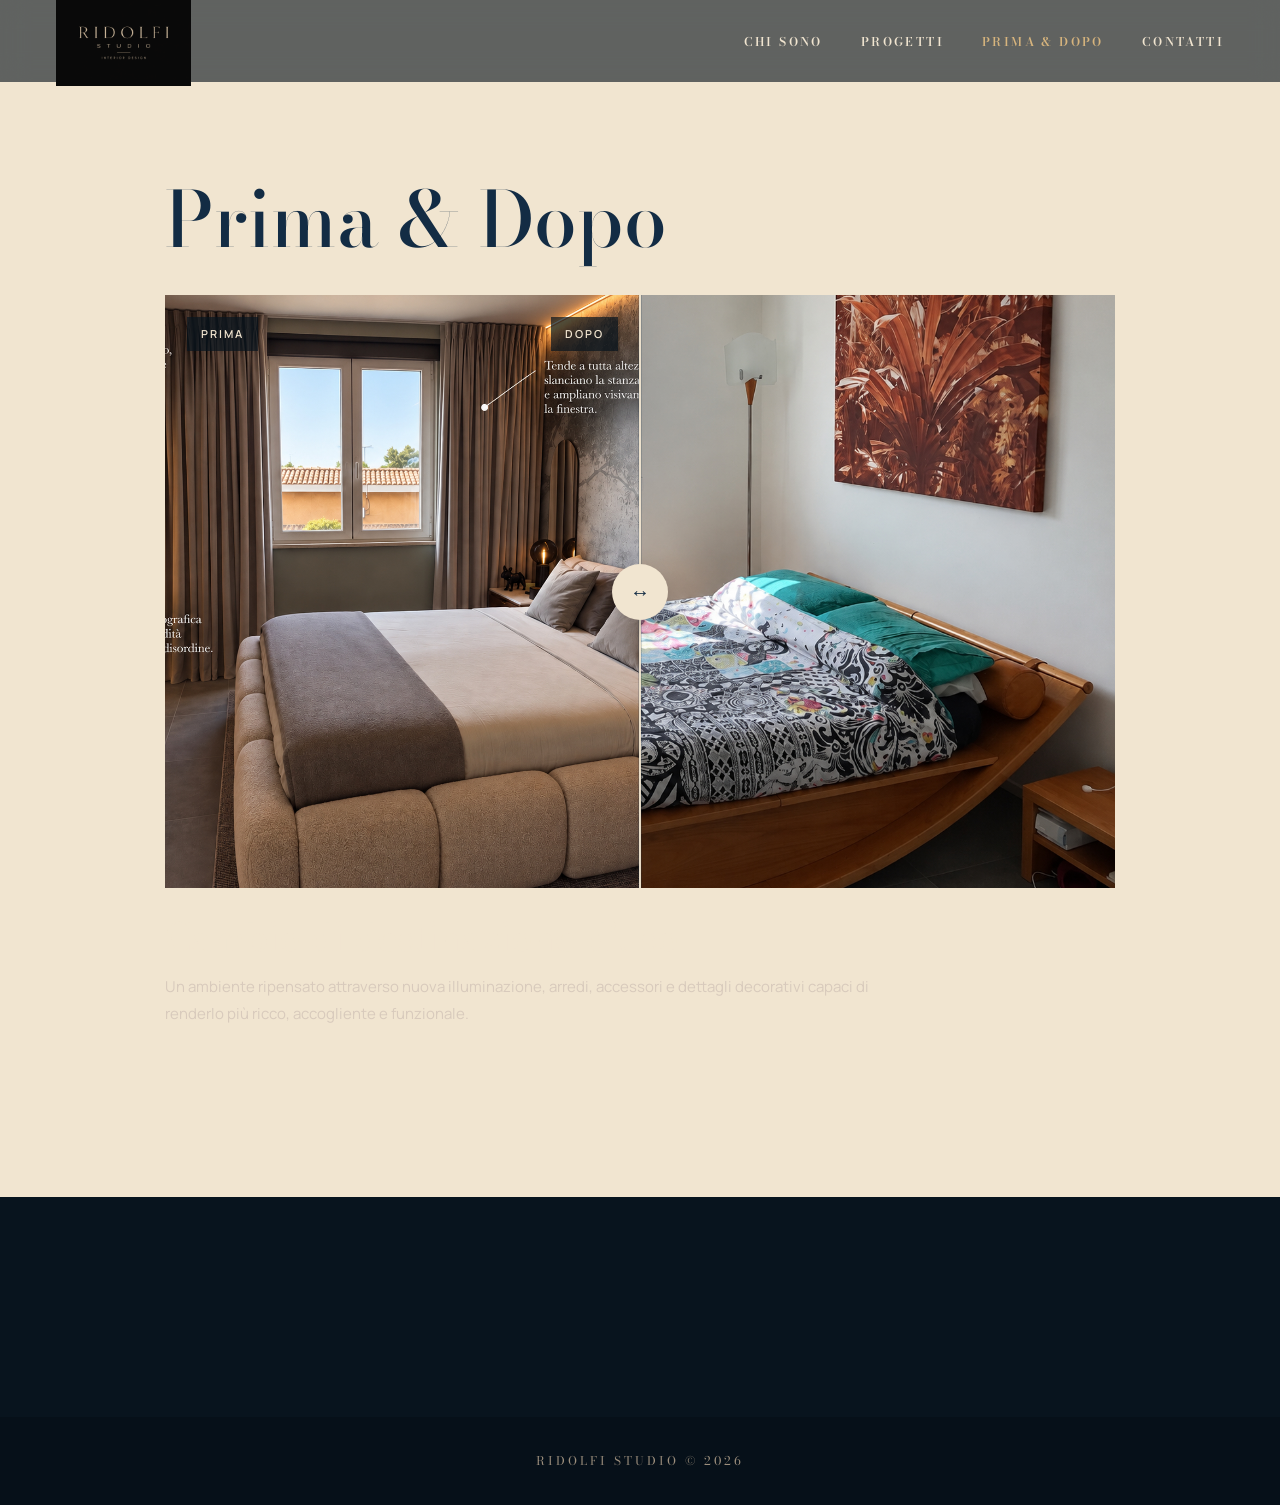
<file: prima-dopo.html>
<!DOCTYPE html>
<html lang="it">
<head>
  <meta charset="UTF-8">
  <meta name="viewport" content="width=device-width, initial-scale=1.0">

  <title>Prima & Dopo | Ridolfi Studio</title>

  <meta
    name="description"
    content="Prima e dopo degli interventi di interior design di Ridolfi Studio. Trasformazioni di ambienti attraverso luce, materiali, arredi e nuove soluzioni progettuali."
  >

  <link rel="canonical" href="https://ridolfistudio.com/prima-dopo.html">

  <!-- Icone -->
  <link rel="icon" type="image/png" sizes="32x32" href="/favicon.png">
  <link rel="icon" type="image/png" sizes="192x192" href="/favicon.png">
  <link rel="apple-touch-icon" sizes="180x180" href="/apple-touch-icon.png">
  <meta name="theme-color" content="#000000">

  <!-- Anteprima social -->
  <meta property="og:type" content="website">
  <meta property="og:locale" content="it_IT">
  <meta property="og:site_name" content="Ridolfi Studio">
  <meta property="og:title" content="Prima & Dopo | Ridolfi Studio">
  <meta
    property="og:description"
    content="Trasformazioni di interior design: scopri il prima e il dopo degli ambienti progettati da Ridolfi Studio."
  >
  <meta property="og:url" content="https://ridolfistudio.com/prima-dopo.html">
  <meta property="og:image" content="https://ridolfistudio.com/og-image-v2.png">

  <!-- Font -->
  <link rel="preconnect" href="https://fonts.googleapis.com">
  <link rel="preconnect" href="https://fonts.gstatic.com" crossorigin>

  <link
    href="https://fonts.googleapis.com/css2?family=Bodoni+Moda:wght@400;500;600&family=Manrope:wght@300;400;500;600&display=swap"
    rel="stylesheet"
  >

  <link rel="stylesheet" href="style.css">
</head>

<body>

<header class="site-header">

  <a href="index.html#top" class="logo-link">
    <img
      src="logo-ridolfi.PNG"
      alt="Ridolfi Studio"
      class="site-logo"
    >
  </a>

  <nav class="site-nav">
    <a href="index.html#about">Chi sono</a>
    <a href="index.html#projects">Progetti</a>
    <a href="prima-dopo.html" aria-current="page">Prima & Dopo</a>
    <a href="index.html#contact">Contatti</a>
  </nav>

</header>


<main class="before-after-page">

  <section class="before-after-intro">

    <h1>Prima & Dopo</h1>

    <article class="before-after-item">

  <div class="before-after-slider" data-start="50">
    <div class="ba-image ba-before">
      <img src="camera-prima.jpg" alt="Prima dell'intervento">
      <span class="ba-label ba-label-left">Prima</span>
    </div>

    <div class="ba-image ba-after">
      <img src="camera-dopo.jpg" alt="Dopo l'intervento">
      <span class="ba-label ba-label-right">Dopo</span>
    </div>

    <div class="ba-divider">
      <span class="ba-handle">↔</span>
    </div>

    <input
      class="ba-range"
      type="range"
      min="0"
      max="100"
      value="50"
      aria-label="Confronta il prima e il dopo"
    >
  </div>

  <div class="before-after-caption">
    <h2>Cambio di destinazione d’uso</h2>
    <p>
      Un ambiente ripensato attraverso nuova illuminazione, arredi,
      accessori e dettagli decorativi capaci di renderlo più ricco,
      accogliente e funzionale.
    </p>
  </div>

</article>

  </section>


  <section class="before-after-list">

    <!--
    QUI INSERIREMO I VARI PRIMA & DOPO INTERATTIVI
    -->

  </section>

</main>


<footer>
  RIDOLFI STUDIO © 2026
</footer>
<script>
  document.querySelectorAll('.before-after-slider').forEach((slider) => {
    const range = slider.querySelector('.ba-range');
    const after = slider.querySelector('.ba-after');
    const divider = slider.querySelector('.ba-divider');
    const start = slider.dataset.start || 50;

    function updateSlider(value) {
      after.style.width = value + '%';
      divider.style.left = value + '%';
    }

    range.value = start;
    updateSlider(start);

    range.addEventListener('input', (e) => {
      updateSlider(e.target.value);
    });
  });
</script>
</body>
</html>
</file>
<file: style.css>
* {
  margin: 0;
  padding: 0;
  box-sizing: border-box;
}

html {
  scroll-behavior: smooth;
}

body {
  background: #132C44;
  color: #F1E5D0;
  font-family: "Bodoni Moda", serif;
  line-height: 1.7;
}

.site-header {
  position: fixed;
  top: 0;
  left: 0;
  width: 100%;
  height: 82px;
  padding: 0 56px;
  display: flex;
  justify-content: space-between;
  align-items: center;
  z-index: 1000;
  background: rgba(8, 18, 28, 0.62);
  backdrop-filter: blur(14px);
}

.logo-link {
  display: flex;
  align-items: center;
}

.site-logo {
  height: 90px;
  width: auto;
  display: block;
}

.site-nav a {
  color: #F1E5D0;
  text-decoration: none;
  margin-left: 34px;
  font-size: 12px;
  letter-spacing: 2.4px;
  text-transform: uppercase;
  font-weight: 600;
}

.hero {
  min-height: 100vh;
  background-image:
    linear-gradient(rgba(5, 10, 15, 0.32), rgba(5, 10, 15, 0.58)),
    url("nimbus-kitchen.png");
  background-size: cover;
  background-position: center;
  display: flex;
  align-items: center;
  justify-content: center;
  text-align: center;
  padding: 110px 24px 70px;
}

.hero-content {
  max-width: 760px;
  padding: 24px 32px;
  background: rgba(5, 12, 18, 0.28);
}

.hero h1 {
  font-family: "Bodoni Moda", serif;
  font-size: clamp(48px, 6vw, 86px);
  font-weight: 500;
  line-height: 1;
  margin-bottom: 24px;
  color: #F1E5D0;
}

.hero p {
  max-width: 720px;
  margin: 0 auto;
  font-size: 17px;
  color: #EFE6D8;
}

.btn {
  display: inline-block;
  margin-top: 34px;
  padding: 15px 34px;
  border: 1px solid #D7B47D;
  color: #132C44;
  background: #D7B47D;
  text-decoration: none;
  letter-spacing: 2px;
  font-size: 12px;
  text-transform: uppercase;
  font-weight: 700;
}

.about-section {
  background: #F1E5D0;
  color: #132C44;
  padding: 78px 9%;
}

.about {
  display: grid;
  grid-template-columns: 1.1fr 0.75fr;
  gap: 70px;
  align-items: center;
  max-width: 1180px;
  margin: 0 auto;
}

.about h2,
.section-heading h2,
.moodboard-content h2,
.contact-section h2 {
  font-family: "Bodoni Moda", serif;
  font-size: clamp(42px, 4vw, 62px);
  font-weight: 500;
  line-height: 1;
  margin-bottom: 34px;
}

.about p {
  font-size: 16px;
  margin-bottom: 18px;
  color: #20384B;
  max-width: 620px;
}

.about-image img {
  width: 100%;
  max-width: 370px;
  display: block;
  margin-left: auto;
  filter: grayscale(100%);
}

.manifesto {
  background: #102638;
  text-align: center;
  padding: 92px 9%;
}

.manifesto h2 {
  max-width: 980px;
  margin: 0 auto;
  font-family: "Bodoni Moda", serif;
  font-size: clamp(40px, 5vw, 72px);
  font-weight: 500;
  line-height: 1.14;
  color: #F1E5D0;
}

.manifesto span {
  color: #D7B47D;
  font-style: italic;
}

.projects-section {
  background: #08141E;
  padding: 86px 9%;
}

.section-heading {
  max-width: 1180px;
  margin: 0 auto 44px;
}

.projects-grid {
  max-width: 1180px;
  margin: 0 auto;
  display: grid;
  grid-template-columns: repeat(3, 1fr);
  gap: 28px;
}

.project-card {
  background: #132C44;
  overflow: hidden;
}

.project-card img {
  width: 100%;
  height: 330px;
  object-fit: cover;
  display: block;
}

.project-card div {
  padding: 26px 26px 30px;
}

.project-card h3 {
  font-family: "Bodoni Moda", serif;
  font-size: 34px;
  font-weight: 500;
  margin-bottom: 10px;
}

.project-card p {
  font-size: 14px;
  color: #D8CABC;
}

.moodboard-section {
  background: #F1E5D0;
  color: #132C44;
  padding: 82px 9%;
}

.moodboard-content {
  max-width: 1180px;
  margin: 0 auto;
}

.moodboard-content p {
  max-width: 720px;
  margin-bottom: 40px;
  color: #20384B;
}

.moodboard-content img {
  width: 100%;
  display: block;
}

.contact-section {
  background: #102638;
  text-align: center;
  padding: 80px 9%;
}

.contact-section p {
  color: #EFE6D8;
  margin-bottom: 24px;
}

.contact-section a {
  display: block;
  color: #D7B47D;
  text-decoration: none;
  font-size: 18px;
  margin: 12px 0;
}
.contact-label{
    margin-top:50px;
    margin-bottom:14px;
    font-size:14px;
    letter-spacing:3px;
    text-transform:uppercase;
    color:#D7B47D;
}

.contact a{
    font-size:22px;
}
footer {
  padding: 34px;
  text-align: center;
  background: #061019;
  color: #9D8F7D;
  font-size: 12px;
  letter-spacing: 3px;
}

@media (max-width: 900px) {
  .site-header {
    height: 72px;
    padding: 0 22px;
  }

  .site-logo {
    height: 52px;
  }

  .site-nav {
    display: none;
  }

  .hero-content {
    padding: 34px 24px;
  }

  .about {
    grid-template-columns: 1fr;
    gap: 42px;
  }

  .about-image img {
    margin: 0;
    max-width: 320px;
  }

  .projects-grid {
    grid-template-columns: 1fr;
  }

  .project-card img {
    height: 280px;
  }

  .manifesto {
    padding: 76px 7%;
  }
}
.project-link {
  text-decoration: none;
  color: inherit;
  display: block;
}
.project-link,
.project-link:visited,
.project-link:hover,
.project-link:active {
  color: inherit;
  text-decoration: none;
}

.project-link h3,
.project-link p {
  color: inherit;
  text-decoration: none;
}
/* =========================================
   PAGINA PRIMA & DOPO
   ========================================= */

.before-after-page {
  padding-top: 82px;
  background: #F1E5D0;
  color: #132C44;
}

/* Introduzione */

.before-after-intro {
  max-width: 1180px;
  margin: 0 auto;
  padding: 100px 9% 90px;
}

.before-after-intro h1 {
  font-family: "Bodoni Moda", serif;
  font-size: clamp(52px, 6vw, 84px);
  font-weight: 500;
  line-height: 1;
  margin-bottom: 36px;
  color: #132C44;
}

.before-after-intro p {
  max-width: 760px;
  font-family: "Manrope", sans-serif;
  font-size: 16px;
  line-height: 1.8;
  color: #20384B;
  margin-bottom: 14px;
}

/* Area che conterrà i confronti */

.before-after-list {
  background: #08141E;
  color: #F1E5D0;
  padding: 90px 9%;
  min-height: 220px;
}

/* Evidenzia Prima & Dopo nel menu quando siamo sulla pagina */

.site-nav a[aria-current="page"] {
  color: #D7B47D;
}

/* Mobile */

@media (max-width: 900px) {

  .before-after-page {
    padding-top: 72px;
  }

  .before-after-intro {
    padding: 70px 7% 60px;
  }

  .before-after-intro h1 {
    font-size: clamp(46px, 13vw, 64px);
    margin-bottom: 28px;
  }

  .before-after-intro p {
    font-size: 15px;
  }

  .before-after-list {
    padding: 60px 7%;
  }
}
/* =========================================
   SLIDER PRIMA / DOPO
   ========================================= */

.before-after-item {
  max-width: 1180px;
  margin: 0 auto 80px;
}

.before-after-slider {
  position: relative;
  width: 100%;
  aspect-ratio: 16 / 10;
  overflow: hidden;
  background: #0d1b28;
}

.ba-image {
  position: absolute;
  inset: 0;
}

.ba-image img {
  width: 100%;
  height: 100%;
  object-fit: cover;
  display: block;
  user-select: none;
  pointer-events: none;
}

.ba-after {
  width: 50%;
  overflow: hidden;
  z-index: 2;
}

.ba-divider {
  position: absolute;
  top: 0;
  bottom: 0;
  left: 50%;
  width: 0;
  z-index: 3;
  pointer-events: none;
}

.ba-divider::before {
  content: "";
  position: absolute;
  top: 0;
  bottom: 0;
  left: -1px;
  width: 2px;
  background: rgba(241, 229, 208, 0.95);
  box-shadow: 0 0 0 1px rgba(19, 44, 68, 0.18);
}

.ba-handle {
  position: absolute;
  top: 50%;
  left: 0;
  transform: translate(-50%, -50%);
  width: 56px;
  height: 56px;
  border-radius: 50%;
  display: flex;
  align-items: center;
  justify-content: center;
  background: #F1E5D0;
  color: #132C44;
  font-size: 20px;
  font-weight: 700;
  box-shadow: 0 8px 24px rgba(0, 0, 0, 0.22);
}

.ba-label {
  position: absolute;
  top: 22px;
  padding: 8px 14px;
  background: rgba(8, 20, 30, 0.70);
  color: #F1E5D0;
  font-family: "Manrope", sans-serif;
  font-size: 11px;
  font-weight: 600;
  letter-spacing: 2px;
  text-transform: uppercase;
  z-index: 4;
}

.ba-label-left {
  left: 22px;
}

.ba-label-right {
  right: 22px;
}

.ba-range {
  position: absolute;
  inset: 0;
  width: 100%;
  height: 100%;
  opacity: 0;
  cursor: ew-resize;
  z-index: 5;
}

.before-after-caption {
  padding: 28px 0 0;
}

.before-after-caption h2 {
  font-family: "Bodoni Moda", serif;
  font-size: clamp(28px, 3vw, 42px);
  font-weight: 500;
  line-height: 1.1;
  margin-bottom: 14px;
  color: #F1E5D0;
}

.before-after-caption p {
  max-width: 760px;
  font-family: "Manrope", sans-serif;
  font-size: 15px;
  line-height: 1.8;
  color: #D8CABC;
}

@media (max-width: 900px) {
  .before-after-item {
    margin-bottom: 64px;
  }

  .before-after-slider {
    aspect-ratio: 4 / 5;
  }

  .ba-handle {
    width: 48px;
    height: 48px;
    font-size: 18px;
  }

  .ba-label {
    top: 16px;
    font-size: 10px;
    letter-spacing: 1.8px;
    padding: 7px 12px;
  }

  .ba-label-left {
    left: 16px;
  }

  .ba-label-right {
    right: 16px;
  }

  .before-after-caption {
    padding-top: 22px;
  }
}
</file>
